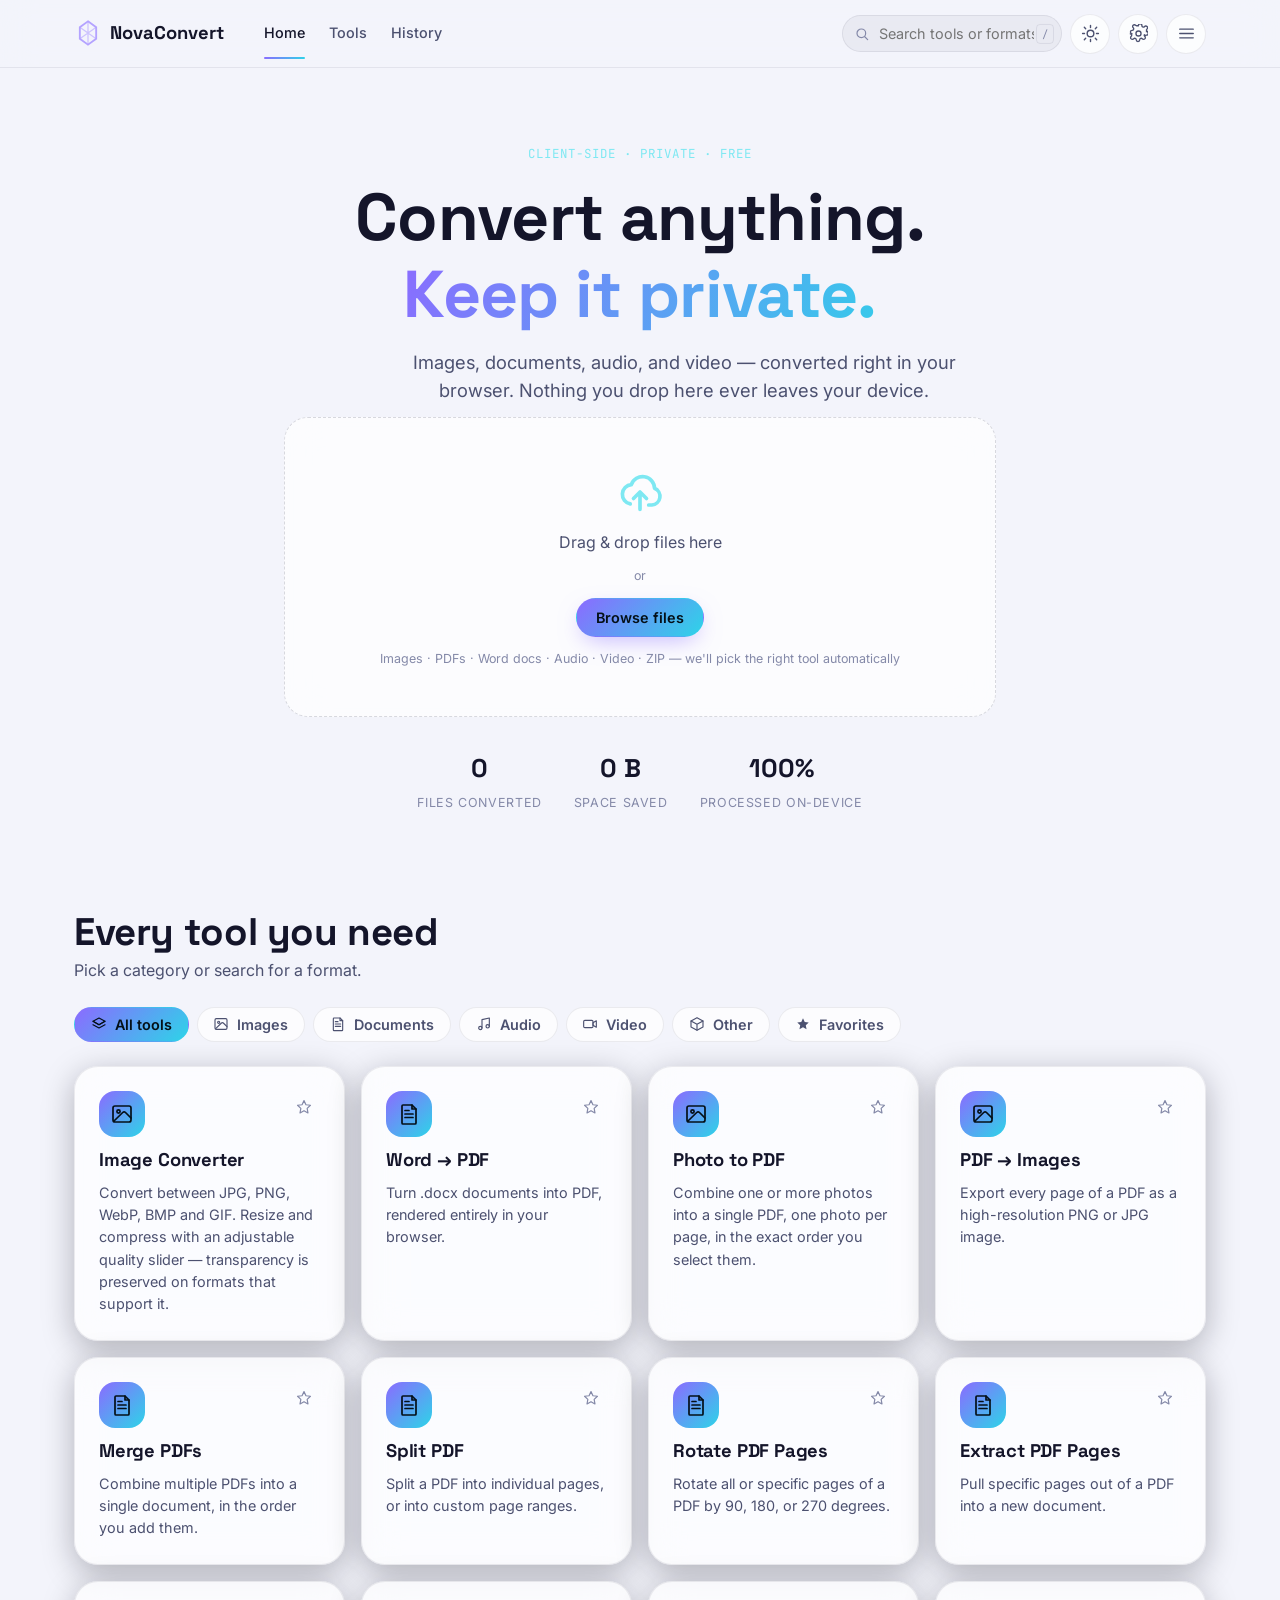
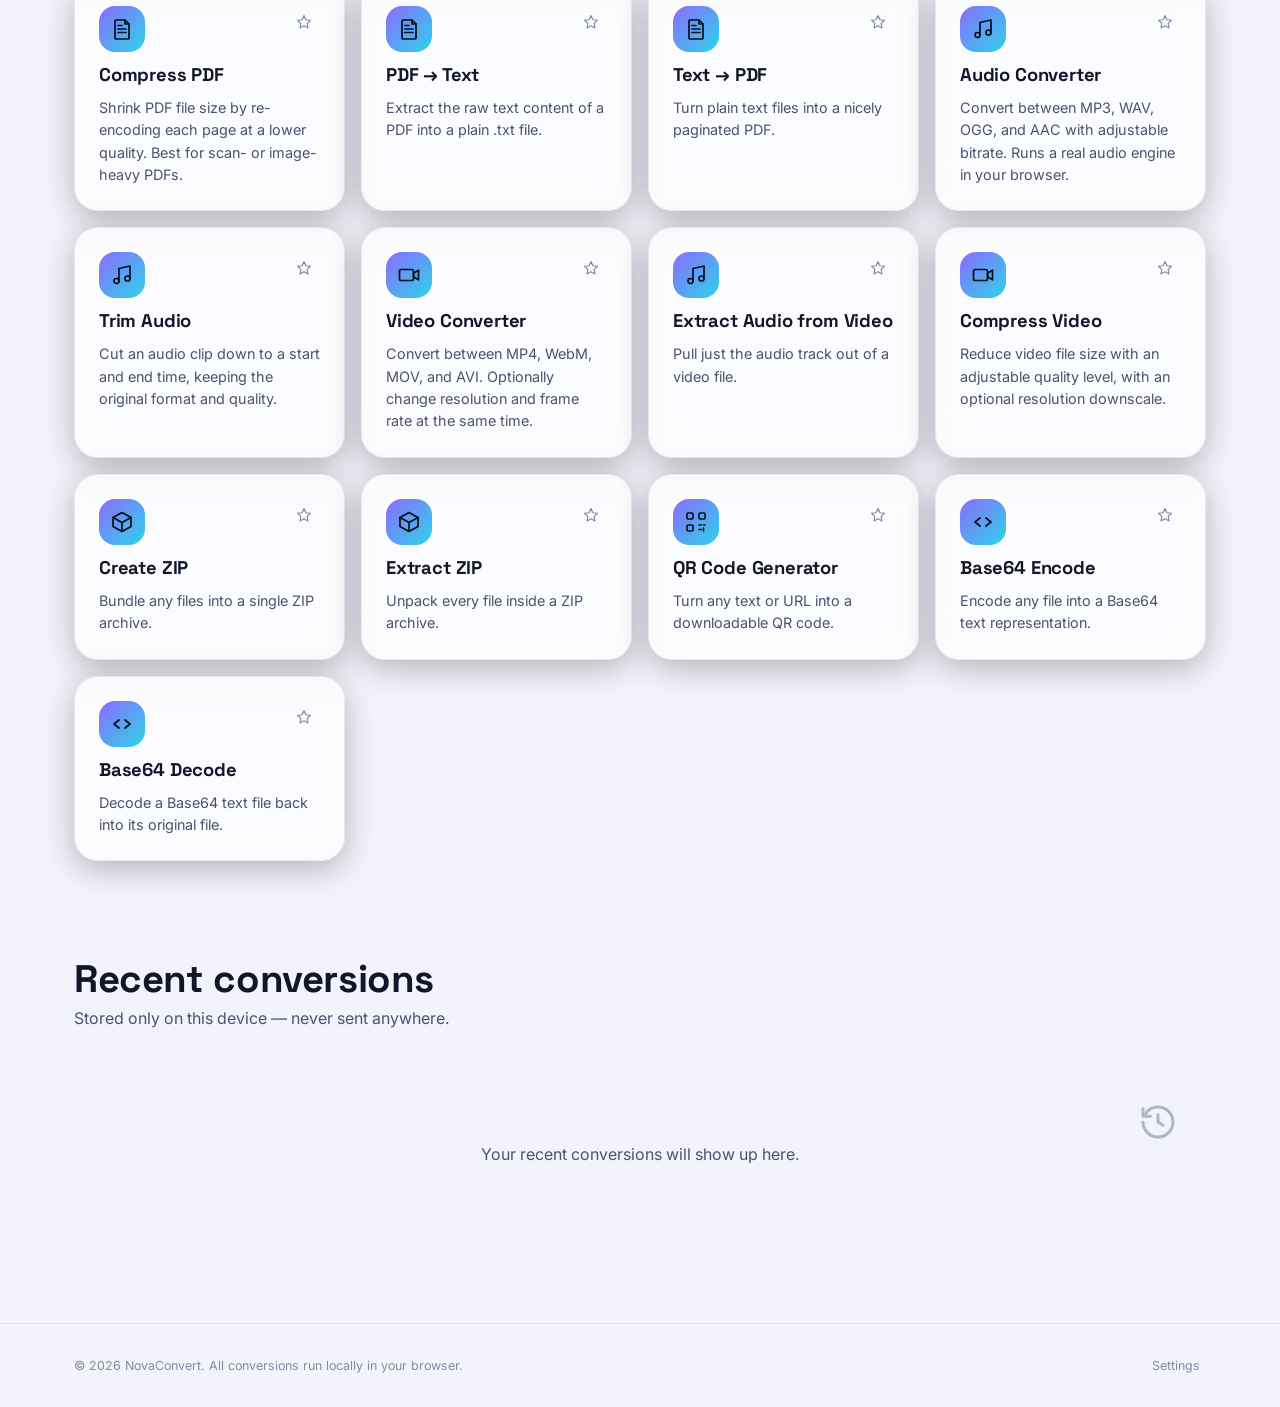
<file: index.html>
<!DOCTYPE html>
<html lang="en">
<head>
<meta charset="UTF-8">
<meta name="viewport" content="width=device-width, initial-scale=1, viewport-fit=cover">
<title>NovaConvert — Convert Images, PDFs, Audio & Video in Your Browser</title>
<meta name="description" content="A free, private online file converter. Convert images, PDFs, Word docs, audio, and video entirely in your browser — nothing is uploaded to a server.">
<meta name="theme-color" content="#05060d">
<link rel="manifest" href="manifest.json">
<link rel="icon" href="icons/icon.svg" type="image/svg+xml">
<link rel="apple-touch-icon" href="icons/icon.svg">

<link rel="preconnect" href="https://fonts.googleapis.com">
<link rel="preconnect" href="https://fonts.gstatic.com" crossorigin>
<link href="https://fonts.googleapis.com/css2?family=Space+Grotesk:wght@500;600;700&family=Inter:wght@400;500;600;700&family=JetBrains+Mono:wght@400;500&display=swap" rel="stylesheet">

<link rel="stylesheet" href="css/tokens.css?v=3">
<link rel="stylesheet" href="css/base.css?v=3">
<link rel="stylesheet" href="css/components.css?v=3">
<link rel="stylesheet" href="css/animations.css?v=3">
<link rel="stylesheet" href="css/responsive.css?v=3">

<meta property="og:title" content="NovaConvert — Online File Converter">
<meta property="og:description" content="Convert images, documents, audio, and video entirely in your browser. Private by default.">
<meta property="og:type" content="website">
</head>
<body>
<a class="skip-link" href="#main">Skip to content</a>

<!-- ==================== Icon sprite ==================== -->
<svg style="display:none" aria-hidden="true">
  <defs>
    <g id="_stroke-defaults" fill="none" stroke="currentColor" stroke-width="1.8" stroke-linecap="round" stroke-linejoin="round"></g>

    <symbol id="icon-logo" viewBox="0 0 24 24"><path d="M12 2l7 5v10l-7 5-7-5V7z" fill="none" stroke="currentColor" stroke-width="1.6"/><path class="beam" d="M12 2v20M5 7l14 10M19 7L5 17" stroke="currentColor" stroke-width="1.1" opacity="0.6"/></symbol>

    <symbol id="icon-sun" viewBox="0 0 24 24" fill="none" stroke="currentColor" stroke-width="1.8" stroke-linecap="round"><circle cx="12" cy="12" r="4.2"/><path d="M12 2v2.4M12 19.6V22M4.2 4.2l1.7 1.7M18.1 18.1l1.7 1.7M2 12h2.4M19.6 12H22M4.2 19.8l1.7-1.7M18.1 5.9l1.7-1.7"/></symbol>
    <symbol id="icon-moon" viewBox="0 0 24 24" fill="none" stroke="currentColor" stroke-width="1.8" stroke-linecap="round" stroke-linejoin="round"><path d="M20 14.3A8.3 8.3 0 1110.2 4a6.6 6.6 0 009.8 10.3z"/></symbol>
    <symbol id="icon-monitor" viewBox="0 0 24 24" fill="none" stroke="currentColor" stroke-width="1.8" stroke-linecap="round" stroke-linejoin="round"><rect x="2.5" y="4.5" width="19" height="13" rx="1.8"/><path d="M8 21h8M12 17.5V21"/></symbol>

    <symbol id="icon-search" viewBox="0 0 24 24" fill="none" stroke="currentColor" stroke-width="1.8" stroke-linecap="round"><circle cx="11" cy="11" r="6.5"/><path d="M20.5 20.5l-4.35-4.35"/></symbol>
    <symbol id="icon-star" viewBox="0 0 24 24" fill="none" stroke="currentColor" stroke-width="1.6" stroke-linejoin="round"><path d="M12 3.5l2.6 5.5 6 .7-4.4 4.2 1.1 6-5.3-3-5.3 3 1.1-6-4.4-4.2 6-.7z"/></symbol>
    <symbol id="icon-star-filled" viewBox="0 0 24 24"><path d="M12 3.5l2.6 5.5 6 .7-4.4 4.2 1.1 6-5.3-3-5.3 3 1.1-6-4.4-4.2 6-.7z" fill="currentColor"/></symbol>

    <symbol id="icon-menu" viewBox="0 0 24 24" fill="none" stroke="currentColor" stroke-width="1.8" stroke-linecap="round"><path d="M3.5 6.5h17M3.5 12h17M3.5 17.5h17"/></symbol>
    <symbol id="icon-close" viewBox="0 0 24 24" fill="none" stroke="currentColor" stroke-width="1.9" stroke-linecap="round"><path d="M5.5 5.5l13 13M18.5 5.5l-13 13"/></symbol>
    <symbol id="icon-chevron-left" viewBox="0 0 24 24" fill="none" stroke="currentColor" stroke-width="2" stroke-linecap="round" stroke-linejoin="round"><path d="M15 6l-6 6 6 6"/></symbol>

    <symbol id="icon-upload-cloud" viewBox="0 0 24 24" fill="none" stroke="currentColor" stroke-width="1.7" stroke-linecap="round" stroke-linejoin="round"><path d="M7.5 17.5A4.5 4.5 0 018 8.6a5.5 5.5 0 0110.7 1.7A4 4 0 0117.5 18H16"/><path d="M12 12v8M9 15l3-3 3 3"/></symbol>
    <symbol id="icon-download" viewBox="0 0 24 24" fill="none" stroke="currentColor" stroke-width="1.8" stroke-linecap="round" stroke-linejoin="round"><path d="M12 3v12M8 11l4 4 4-4M4 19h16"/></symbol>
    <symbol id="icon-share" viewBox="0 0 24 24" fill="none" stroke="currentColor" stroke-width="1.8" stroke-linecap="round" stroke-linejoin="round"><circle cx="18" cy="5" r="2.4"/><circle cx="6" cy="12" r="2.4"/><circle cx="18" cy="19" r="2.4"/><path d="M8.2 10.8l7.6-4.2M8.2 13.2l7.6 4.2"/></symbol>
    <symbol id="icon-link" viewBox="0 0 24 24" fill="none" stroke="currentColor" stroke-width="1.8" stroke-linecap="round" stroke-linejoin="round"><path d="M9.5 14.5l5-5M9 6.5l1-1a3.5 3.5 0 015 5l-1 1M15 17.5l-1 1a3.5 3.5 0 01-5-5l1-1"/></symbol>
    <symbol id="icon-trash" viewBox="0 0 24 24" fill="none" stroke="currentColor" stroke-width="1.7" stroke-linecap="round" stroke-linejoin="round"><path d="M4.5 7h15M9 7V5a1.5 1.5 0 011.5-1.5h3A1.5 1.5 0 0115 5v2m2 0-.8 12a2 2 0 01-2 1.9H9.8a2 2 0 01-2-1.9L7 7"/></symbol>
    <symbol id="icon-info" viewBox="0 0 24 24" fill="none" stroke="currentColor" stroke-width="1.8" stroke-linecap="round"><circle cx="12" cy="12" r="9"/><path d="M12 11v5.5M12 8h.01"/></symbol>
    <symbol id="icon-check-circle" viewBox="0 0 24 24" fill="none" stroke="currentColor" stroke-width="1.8" stroke-linecap="round" stroke-linejoin="round"><circle cx="12" cy="12" r="9"/><path class="success-check" d="M7.5 12.5l3 3 6-6.5"/></symbol>
    <symbol id="icon-alert-triangle" viewBox="0 0 24 24" fill="none" stroke="currentColor" stroke-width="1.8" stroke-linecap="round" stroke-linejoin="round"><path d="M12 3.5l10 17H2z"/><path d="M12 10v4.2M12 17h.01"/></symbol>
    <symbol id="icon-history" viewBox="0 0 24 24" fill="none" stroke="currentColor" stroke-width="1.8" stroke-linecap="round" stroke-linejoin="round"><path d="M3 12a9 9 0 109-9 9 9 0 00-7.4 3.9"/><path d="M3 4v4.5h4.5M12 7.5V12l3 2"/></symbol>
    <symbol id="icon-settings" viewBox="0 0 24 24" fill="none" stroke="currentColor" stroke-width="1.7" stroke-linecap="round" stroke-linejoin="round"><circle cx="12" cy="12" r="3.2"/><path d="M19.4 13.5a1.8 1.8 0 00.36 2l.06.06a2.2 2.2 0 11-3.1 3.1l-.07-.06a1.8 1.8 0 00-2-.36 1.8 1.8 0 00-1.1 1.65V20a2.2 2.2 0 01-4.4 0v-.1a1.8 1.8 0 00-1.17-1.65 1.8 1.8 0 00-2 .36l-.06.06a2.2 2.2 0 11-3.1-3.1l.06-.07a1.8 1.8 0 00.36-2 1.8 1.8 0 00-1.65-1.1H4a2.2 2.2 0 010-4.4h.1a1.8 1.8 0 001.65-1.17 1.8 1.8 0 00-.36-2l-.06-.06a2.2 2.2 0 113.1-3.1l.07.06a1.8 1.8 0 002 .36h.08A1.8 1.8 0 0011.9 2.2V2a2.2 2.2 0 014.4 0v.1a1.8 1.8 0 001.1 1.65h.08a1.8 1.8 0 002-.36l.06-.06a2.2 2.2 0 113.1 3.1l-.06.07a1.8 1.8 0 00-.36 2v.08a1.8 1.8 0 001.65 1.1H22a2.2 2.2 0 010 4.4h-.1a1.8 1.8 0 00-1.65 1.1z"/></symbol>

    <symbol id="icon-image" viewBox="0 0 24 24" fill="none" stroke="currentColor" stroke-width="1.7" stroke-linecap="round" stroke-linejoin="round"><rect x="3" y="4" width="18" height="16" rx="2"/><circle cx="8.5" cy="9.5" r="1.6"/><path d="M21 16l-5.5-5.5a2 2 0 00-2.8 0L4 19"/></symbol>
    <symbol id="icon-file-text" viewBox="0 0 24 24" fill="none" stroke="currentColor" stroke-width="1.7" stroke-linecap="round" stroke-linejoin="round"><path d="M6 3h9l4 4v14a1 1 0 01-1 1H6a1 1 0 01-1-1V4a1 1 0 011-1z"/><path d="M15 3v4h4M8 12h8M8 15.5h8M8 8.5h4"/></symbol>
    <symbol id="icon-music" viewBox="0 0 24 24" fill="none" stroke="currentColor" stroke-width="1.7" stroke-linecap="round" stroke-linejoin="round"><path d="M9 18V5.5L20 3v12.5"/><circle cx="6.5" cy="18" r="2.5"/><circle cx="17.5" cy="15.5" r="2.5"/></symbol>
    <symbol id="icon-video" viewBox="0 0 24 24" fill="none" stroke="currentColor" stroke-width="1.7" stroke-linecap="round" stroke-linejoin="round"><rect x="2.5" y="6.5" width="14" height="11" rx="1.8"/><path d="M16.5 10.2l5-3v9.6l-5-3z"/></symbol>
    <symbol id="icon-package" viewBox="0 0 24 24" fill="none" stroke="currentColor" stroke-width="1.7" stroke-linecap="round" stroke-linejoin="round"><path d="M12 2.5l9 5v9l-9 5-9-5v-9z"/><path d="M3 7.5l9 5 9-5M12 12.5V21"/></symbol>
    <symbol id="icon-qr" viewBox="0 0 24 24" fill="none" stroke="currentColor" stroke-width="1.6" stroke-linejoin="round"><rect x="3" y="3" width="6" height="6" rx="1"/><rect x="15" y="3" width="6" height="6" rx="1"/><rect x="3" y="15" width="6" height="6" rx="1"/><path d="M15 15h2.3M19.5 15H21M15 19.5h2.3M19.5 18v3" stroke-linecap="round"/></symbol>
    <symbol id="icon-code" viewBox="0 0 24 24" fill="none" stroke="currentColor" stroke-width="1.8" stroke-linecap="round" stroke-linejoin="round"><path d="M9 8l-5 4 5 4M15 8l5 4-5 4"/></symbol>
    <symbol id="icon-layers" viewBox="0 0 24 24" fill="none" stroke="currentColor" stroke-width="1.7" stroke-linecap="round" stroke-linejoin="round"><path d="M12 3l9 5-9 5-9-5z"/><path d="M3 13l9 5 9-5M3 8l9 5 9-5"/></symbol>
  </defs>
</svg>

<!-- ==================== Header ==================== -->
<header class="site-header">
  <div class="container header-inner">
    <a href="#home" class="logo">
      <svg class="logo-mark"><use href="#icon-logo"></use></svg>
      NovaConvert
    </a>
    <nav class="main-nav" aria-label="Primary">
      <a href="#home" data-i18n="navHome">Home</a>
      <a href="#tools" data-i18n="navTools">Tools</a>
      <a href="#history" data-i18n="navHistory">History</a>
    </nav>
    <div class="header-actions">
      <div class="search-wrap">
        <svg><use href="#icon-search"></use></svg>
        <input type="search" id="searchInput" class="text-input" placeholder="Search tools or formats…" aria-label="Search tools or formats">
        <span class="search-kbd">/</span>
      </div>
      <button class="icon-btn" id="themeToggle" aria-label="Toggle dark or light theme"><svg><use href="#icon-sun"></use></svg></button>
      <button class="icon-btn" id="settingsBtn" aria-label="Open settings"><svg><use href="#icon-settings"></use></svg></button>
      <button class="icon-btn mobile-only" id="navToggle" aria-label="Open menu" aria-expanded="false"><svg><use href="#icon-menu"></use></svg></button>
    </div>
  </div>
</header>

<!-- Mobile nav drawer -->
<div class="nav-drawer" id="navDrawer" data-open="false">
  <div class="nav-drawer-scrim"></div>
  <nav class="nav-drawer-panel" aria-label="Mobile navigation">
    <a href="#home" data-i18n="navHome">Home</a>
    <a href="#tools" data-i18n="navTools">Tools</a>
    <a href="#history" data-i18n="navHistory">History</a>
    <hr style="border-color:var(--surface-border);width:100%">
    <button class="btn btn-ghost btn-block" id="mobileThemeToggle"><svg width="16" height="16"><use href="#icon-sun"></use></svg> Toggle theme</button>
    <button class="btn btn-ghost btn-block" id="mobileSettingsBtn"><svg width="16" height="16"><use href="#icon-settings"></use></svg> Settings</button>
  </nav>
</div>

<main id="main">
  <!-- ==================== Hero ==================== -->
  <section class="hero" id="home">
    <canvas id="auroraCanvas" aria-hidden="true"></canvas>
    <div class="container hero-inner">
      <p class="eyebrow" data-i18n="heroEyebrow">Client-side · Private · Free</p>
      <h1>Convert anything. <span class="grad-text">Keep it private.</span></h1>
      <p class="hero-sub" data-i18n="heroSub">Images, documents, audio, and video — converted right in your browser. Nothing you drop here ever leaves your device.</p>

      <div class="dropzone" id="heroDropzone" tabindex="0" role="button" aria-label="Drop files here or press to browse">
        <svg class="dz-icon"><use href="#icon-upload-cloud"></use></svg>
        <p data-i18n="dzTitle">Drag &amp; drop files here</p>
        <p class="dz-sub">or</p>
        <button class="btn btn-primary" id="browseBtn" type="button" data-i18n="browse">Browse files</button>
        <input type="file" id="fileInput" multiple hidden>
        <p class="dz-hint">Images · PDFs · Word docs · Audio · Video · ZIP — we'll pick the right tool automatically</p>
      </div>

      <div class="hero-stats" id="heroStats"></div>
    </div>
  </section>

  <!-- ==================== Tools ==================== -->
  <section class="section" id="tools">
    <div class="container" id="toolsSection">
      <div class="section-head">
        <div>
          <h2 data-i18n="toolsHeading">Every tool you need</h2>
          <p data-i18n="toolsSub">Pick a category or search for a format.</p>
        </div>
      </div>
      <div class="category-tabs" id="categoryTabs" role="tablist" aria-label="Tool categories"></div>
      <div class="tool-grid" id="toolGrid"></div>
    </div>

    <!-- Workspace: shown when a tool is selected -->
    <div class="container workspace" id="workspace" hidden>
      <button class="back-btn" id="backBtn"><svg width="16" height="16"><use href="#icon-chevron-left"></use></svg> Back to tools</button>

      <div class="workspace-header">
        <div class="tool-title">
          <div class="tool-icon" id="wsIcon"></div>
          <h2 id="wsName"></h2>
        </div>
        <button class="icon-btn" id="favToggle" aria-pressed="false" aria-label="Toggle favorite"><svg><use href="#icon-star"></use></svg></button>
      </div>
      <p class="workspace-desc" id="wsDesc"></p>

      <div class="workspace-grid">
        <div class="ws-upload glass">
          <div class="dropzone dropzone-sm" id="wsDropzone" tabindex="0" role="button">
            <svg class="dz-icon"><use href="#icon-upload-cloud"></use></svg>
            <p>Drag files here or tap to browse</p>
            <input type="file" id="wsFileInput" hidden>
          </div>
          <ul class="file-list" id="fileList"></ul>
        </div>

        <div class="ws-options glass">
          <h3>Options</h3>
          <form id="optionsForm" novalidate></form>
          <div class="ws-actions">
            <button class="btn btn-primary btn-lg btn-block" id="convertBtn" disabled>Convert</button>
            <button class="btn btn-danger-ghost btn-lg" id="cancelBtn" hidden>Cancel</button>
          </div>
          <div class="progress-wrap" id="progressWrap" hidden>
            <div class="progress-bar"><div class="progress-fill" id="progressFill"></div></div>
            <p class="progress-label" id="progressLabel"></p>
          </div>
        </div>
      </div>

      <div class="ws-results glass" id="resultsPanel" hidden>
        <div class="results-header">
          <h3><svg width="20" height="20"><use href="#icon-check-circle"></use></svg> Done</h3>
          <div class="results-savings" id="resultsSavings"></div>
        </div>
        <ul class="results-list" id="resultsList"></ul>
        <div class="results-actions">
          <button class="btn btn-primary" id="downloadAllBtn">Download all as ZIP</button>
          <button class="btn btn-ghost" id="convertMoreBtn">Convert more files</button>
        </div>
      </div>
    </div>
  </section>

  <!-- ==================== History ==================== -->
  <section class="section" id="history">
    <div class="container">
      <div class="section-head">
        <div>
          <h2 data-i18n="historyHeading">Recent conversions</h2>
          <p>Stored only on this device — never sent anywhere.</p>
        </div>
      </div>
      <ul class="history-list" id="historyList"></ul>
    </div>
  </section>
</main>

<!-- ==================== Footer ==================== -->
<footer class="site-footer">
  <div class="container footer-inner">
    <p>© <span id="year"></span> NovaConvert. All conversions run locally in your browser.</p>
    <div class="footer-links">
      <button type="button" id="footerSettingsBtn">Settings</button>
    </div>
  </div>
</footer>

<!-- ==================== Settings modal ==================== -->
<div class="modal-layer" id="settingsModal" data-open="false" role="dialog" aria-modal="true" aria-labelledby="settingsTitle">
  <div class="modal-scrim"></div>
  <div class="modal-panel glass">
    <div class="modal-head">
      <h3 id="settingsTitle">Settings</h3>
      <button class="icon-btn" data-close-modal aria-label="Close settings" data-autofocus><svg><use href="#icon-close"></use></svg></button>
    </div>

    <div class="modal-section">
      <h4>Appearance</h4>
      <div class="settings-row">
        <div><div class="settings-row-label">Theme</div><div class="settings-row-desc">Match your system, or choose manually.</div></div>
        <div class="theme-switch">
          <button data-theme-option="light" aria-pressed="false" aria-label="Light theme"><svg><use href="#icon-sun"></use></svg></button>
          <button data-theme-option="dark" aria-pressed="false" aria-label="Dark theme"><svg><use href="#icon-moon"></use></svg></button>
          <button data-theme-option="system" aria-pressed="false" aria-label="System theme"><svg><use href="#icon-monitor"></use></svg></button>
        </div>
      </div>
      <div class="settings-row">
        <div><div class="settings-row-label">Language</div><div class="settings-row-desc">Interface language.</div></div>
        <select class="select" id="languageSelect" style="width:auto">
          <option value="en">English</option>
          <option value="es">Español</option>
          <option value="hi">हिन्दी</option>
        </select>
      </div>
    </div>

    <div class="modal-section">
      <h4>Conversion</h4>
      <div class="settings-row">
        <div><div class="settings-row-label">Auto-delete files</div><div class="settings-row-desc">Clear uploaded files from memory right after conversion.</div></div>
        <label class="switch"><input type="checkbox" id="autoDeleteToggle"><span class="switch-track"></span></label>
      </div>
      <div class="settings-row">
        <div><div class="settings-row-label">Conversion mode</div><div class="settings-row-desc">Fast trades quality for speed.</div></div>
        <select class="select" id="qualityModeSelect" style="width:auto">
          <option value="high">High quality</option>
          <option value="fast">Fast</option>
        </select>
      </div>
      <div class="settings-row" style="flex-direction:column;align-items:stretch;gap:var(--sp-2)">
        <div class="settings-row-label">Default compression quality <span id="defaultQualityValue" style="color:var(--text-tertiary);font-weight:400"></span></div>
        <input class="range" type="range" id="defaultQualityRange" min="0.1" max="1" step="0.05">
      </div>
    </div>

    <div class="modal-section">
      <h4>Data</h4>
      <div class="settings-row">
        <div><div class="settings-row-label">Conversion history</div><div class="settings-row-desc">Stored locally on this device.</div></div>
        <button class="btn btn-danger-ghost btn-sm" id="clearHistoryBtn">Clear history</button>
      </div>
      V3
    </div>
  </div>
</div>

<!-- ==================== Metadata modal ==================== -->
<div class="modal-layer" id="metadataModal" data-open="false" role="dialog" aria-modal="true" aria-labelledby="metadataTitle">
  <div class="modal-scrim"></div>
  <div class="modal-panel glass">
    <div class="modal-head">
      <h3 id="metadataTitle">File details</h3>
      <button class="icon-btn" data-close-modal aria-label="Close" data-autofocus><svg><use href="#icon-close"></use></svg></button>
    </div>
    <dl class="meta-grid" id="metadataGrid"></dl>
  </div>
</div>

<!-- ==================== Toasts ==================== -->
<div class="toast-region" id="toastRegion" aria-live="polite"></div>

<script type="module" src="js/app.js?v=3"></script>
<script>
  document.getElementById("footerSettingsBtn")?.addEventListener("click", () => document.getElementById("settingsBtn").click());
</script>
</body>
</html>
</file>
<file: css/tokens.css>
/* ==========================================================================
   NovaConvert — Design Tokens
   Deep-space glassmorphism theme: navy void + violet/cyan aurora accents.
   Every color, radius, and timing value used across the app is defined here
   so the whole visual identity can be retuned from one file.
   ========================================================================== */

:root {
  /* ---- Brand accents (stable across themes) ---- */
  --violet: #8b6bff;
  --violet-soft: #b4a3ff;
  --cyan: #2dd4e8;
  --cyan-soft: #7ee8f2;
  --magenta: #ff6b9d;
  --success: #34d399;
  --warning: #fbbf24;
  --danger: #f87171;

  --gradient-aurora: linear-gradient(120deg, var(--violet) 0%, var(--cyan) 55%, var(--magenta) 100%);
  --gradient-brand: linear-gradient(135deg, var(--violet) 0%, var(--cyan) 100%);

  /* ---- Type ---- */
  --font-display: "Space Grotesk", "Segoe UI", sans-serif;
  --font-body: "Inter", "Segoe UI", sans-serif;
  --font-mono: "JetBrains Mono", "Consolas", monospace;

  --fs-xs: clamp(0.72rem, 0.7rem + 0.1vw, 0.78rem);
  --fs-sm: clamp(0.84rem, 0.8rem + 0.15vw, 0.9rem);
  --fs-base: clamp(0.95rem, 0.92rem + 0.2vw, 1rem);
  --fs-md: clamp(1.05rem, 1rem + 0.3vw, 1.15rem);
  --fs-lg: clamp(1.3rem, 1.2rem + 0.5vw, 1.6rem);
  --fs-xl: clamp(1.8rem, 1.5rem + 1.2vw, 2.4rem);
  --fs-hero: clamp(2.4rem, 1.9rem + 2.8vw, 4.2rem);

  /* ---- Spacing scale ---- */
  --sp-1: 0.25rem;
  --sp-2: 0.5rem;
  --sp-3: 0.75rem;
  --sp-4: 1rem;
  --sp-5: 1.5rem;
  --sp-6: 2rem;
  --sp-7: 3rem;
  --sp-8: 4.5rem;

  /* ---- Shape & motion ---- */
  --radius-sm: 10px;
  --radius-md: 16px;
  --radius-lg: 24px;
  --radius-pill: 999px;

  --ease-out: cubic-bezier(0.16, 1, 0.3, 1);
  --ease-spring: cubic-bezier(0.34, 1.56, 0.64, 1);
  --dur-fast: 150ms;
  --dur-med: 300ms;
  --dur-slow: 550ms;

  --shadow-glass: 0 8px 32px rgba(6, 8, 20, 0.28);
  --shadow-lift: 0 20px 60px rgba(6, 8, 20, 0.45);

  --header-h: 68px;
}

/* ---- Dark theme (default) ---- */
:root,
[data-theme="dark"] {
  --bg: #05060d;
  --bg-alt: #090b16;
  --surface: rgba(255, 255, 255, 0.045);
  --surface-strong: rgba(255, 255, 255, 0.07);
  --surface-border: rgba(255, 255, 255, 0.09);
  --surface-border-hover: rgba(255, 255, 255, 0.18);
  --text-primary: #eef1fb;
  --text-secondary: #9aa2c2;
  --text-tertiary: #5c6389;
  --input-bg: rgba(255, 255, 255, 0.05);
  --scrim: rgba(3, 4, 10, 0.72);
  --star: #ffd166;
  color-scheme: dark;
}

/* ---- Light theme ---- */
[data-theme="light"] {
  --bg: #f3f4fb;
  --bg-alt: #ffffff;
  --surface: rgba(255, 255, 255, 0.7);
  --surface-strong: rgba(255, 255, 255, 0.92);
  --surface-border: rgba(30, 32, 60, 0.08);
  --surface-border-hover: rgba(30, 32, 60, 0.16);
  --text-primary: #14152a;
  --text-secondary: #4c5170;
  --text-tertiary: #8489a8;
  --input-bg: rgba(20, 21, 42, 0.04);
  --scrim: rgba(20, 22, 40, 0.4);
  --star: #f5a623;
  color-scheme: light;
}
</file>
<file: css/base.css>
/* ==========================================================================
   NovaConvert — Base
   Reset, typography, and small reusable utilities (buttons, glass panels,
   form controls). Component-specific layout lives in components.css.
   ========================================================================== */

*,
*::before,
*::after {
  box-sizing: border-box;
}

html {
  scroll-behavior: smooth;
}

@media (prefers-reduced-motion: reduce) {
  html {
    scroll-behavior: auto;
  }
  *,
  *::before,
  *::after {
    animation-duration: 0.001ms !important;
    animation-iteration-count: 1 !important;
    transition-duration: 0.001ms !important;
    scroll-behavior: auto !important;
  }
}

body {
  margin: 0;
  background: var(--bg);
  color: var(--text-primary);
  font-family: var(--font-body);
  font-size: var(--fs-base);
  line-height: 1.55;
  -webkit-font-smoothing: antialiased;
  transition: background var(--dur-med) var(--ease-out), color var(--dur-med) var(--ease-out);
}

h1, h2, h3, h4 {
  font-family: var(--font-display);
  line-height: 1.15;
  margin: 0 0 var(--sp-3);
  letter-spacing: -0.01em;
}

h1 { font-size: var(--fs-hero); }
h2 { font-size: var(--fs-xl); }
h3 { font-size: var(--fs-lg); }

p { margin: 0 0 var(--sp-3); color: var(--text-secondary); }

a { color: inherit; text-decoration: none; }

button, input, select, textarea {
  font-family: inherit;
  color: inherit;
}

img, svg { display: block; max-width: 100%; }

ul { list-style: none; margin: 0; padding: 0; }

/* ---- Focus ring: consistent, visible, keyboard-only ---- */
:focus { outline: none; }
:focus-visible {
  outline: 2px solid var(--cyan);
  outline-offset: 3px;
  border-radius: 4px;
}

/* ---- Scrollbar ---- */
* { scrollbar-width: thin; scrollbar-color: var(--surface-border-hover) transparent; }
*::-webkit-scrollbar { width: 8px; height: 8px; }
*::-webkit-scrollbar-thumb { background: var(--surface-border-hover); border-radius: var(--radius-pill); }

/* ---- Layout utilities ---- */
.container {
  width: 100%;
  max-width: 1180px;
  margin-inline: auto;
  padding-inline: var(--sp-5);
}

.sr-only {
  position: absolute;
  width: 1px; height: 1px;
  padding: 0; margin: -1px;
  overflow: hidden;
  clip: rect(0, 0, 0, 0);
  white-space: nowrap;
  border: 0;
}

.skip-link {
  position: absolute;
  top: -60px; left: var(--sp-4);
  background: var(--cyan);
  color: #04121a;
  padding: var(--sp-2) var(--sp-4);
  border-radius: var(--radius-sm);
  font-weight: 600;
  z-index: 999;
  transition: top var(--dur-fast) var(--ease-out);
}
.skip-link:focus { top: var(--sp-4); }

.grad-text {
  background: var(--gradient-aurora);
  background-size: 200% 200%;
  -webkit-background-clip: text;
  background-clip: text;
  color: transparent;
  animation: aurora-shift 8s ease-in-out infinite;
}

.eyebrow {
  display: inline-flex;
  align-items: center;
  gap: var(--sp-2);
  font-family: var(--font-mono);
  font-size: var(--fs-xs);
  letter-spacing: 0.08em;
  text-transform: uppercase;
  color: var(--cyan-soft);
}

.hidden { display: none !important; }
.mobile-only { display: none; }

/* ---- Glass surface ---- */
.glass {
  background: var(--surface);
  border: 1px solid var(--surface-border);
  border-radius: var(--radius-lg);
  backdrop-filter: blur(20px) saturate(140%);
  -webkit-backdrop-filter: blur(20px) saturate(140%);
  box-shadow: var(--shadow-glass);
  transition: border-color var(--dur-med) var(--ease-out), transform var(--dur-med) var(--ease-out), box-shadow var(--dur-med) var(--ease-out);
}

/* ---- Buttons ---- */
.btn {
  display: inline-flex;
  align-items: center;
  justify-content: center;
  gap: var(--sp-2);
  font-family: var(--font-body);
  font-weight: 600;
  font-size: var(--fs-sm);
  border-radius: var(--radius-pill);
  border: 1px solid transparent;
  padding: 0.7em 1.3em;
  cursor: pointer;
  transition: transform var(--dur-fast) var(--ease-spring), box-shadow var(--dur-med) var(--ease-out),
    background var(--dur-fast) var(--ease-out), border-color var(--dur-fast) var(--ease-out), opacity var(--dur-fast);
  white-space: nowrap;
}
.btn svg { width: 1.1em; height: 1.1em; flex-shrink: 0; }
.btn:active { transform: scale(0.96); }
.btn:disabled { opacity: 0.45; cursor: not-allowed; transform: none; }

.btn-primary {
  background: var(--gradient-brand);
  color: #041018;
  box-shadow: 0 8px 24px -8px rgba(139, 107, 255, 0.6);
}
.btn-primary:hover:not(:disabled) { box-shadow: 0 10px 30px -6px rgba(139, 107, 255, 0.75); transform: translateY(-1px); }

.btn-ghost {
  background: var(--surface);
  border-color: var(--surface-border);
  color: var(--text-primary);
}
.btn-ghost:hover { border-color: var(--surface-border-hover); background: var(--surface-strong); }

.btn-danger-ghost {
  background: transparent;
  border-color: rgba(248, 113, 113, 0.35);
  color: var(--danger);
}
.btn-danger-ghost:hover { background: rgba(248, 113, 113, 0.1); }

.btn-lg { padding: 0.85em 1.8em; font-size: var(--fs-base); }
.btn-sm { padding: 0.45em 0.9em; font-size: var(--fs-xs); }
.btn-block { width: 100%; }

.icon-btn {
  width: 40px; height: 40px;
  display: inline-flex; align-items: center; justify-content: center;
  border-radius: var(--radius-pill);
  background: var(--surface);
  border: 1px solid var(--surface-border);
  color: var(--text-secondary);
  cursor: pointer;
  transition: all var(--dur-fast) var(--ease-out);
  flex-shrink: 0;
}
.icon-btn svg { width: 19px; height: 19px; }
.icon-btn:hover { color: var(--text-primary); border-color: var(--surface-border-hover); background: var(--surface-strong); }
.icon-btn[aria-pressed="true"] { color: var(--star); border-color: rgba(255, 209, 102, 0.4); }

/* ---- Form controls ---- */
.field { display: flex; flex-direction: column; gap: var(--sp-2); margin-bottom: var(--sp-4); }
.field label { font-size: var(--fs-sm); font-weight: 600; color: var(--text-primary); display: flex; justify-content: space-between; gap: var(--sp-2); }
.field .field-hint { font-weight: 400; color: var(--text-tertiary); font-family: var(--font-mono); font-size: var(--fs-xs); }

.select, .text-input {
  width: 100%;
  background: var(--input-bg);
  border: 1px solid var(--surface-border);
  border-radius: var(--radius-sm);
  padding: 0.65em 0.9em;
  font-size: var(--fs-sm);
  color: var(--text-primary);
  transition: border-color var(--dur-fast);
}
.select:focus-visible, .text-input:focus-visible { border-color: var(--cyan); }
textarea.text-input { resize: vertical; min-height: 90px; font-family: var(--font-mono); }

.range {
  -webkit-appearance: none;
  appearance: none;
  width: 100%;
  height: 6px;
  border-radius: var(--radius-pill);
  background: var(--input-bg);
  outline: none;
}
.range::-webkit-slider-thumb {
  -webkit-appearance: none;
  width: 18px; height: 18px;
  border-radius: 50%;
  background: var(--gradient-brand);
  cursor: pointer;
  box-shadow: 0 2px 8px rgba(139, 107, 255, 0.5);
  border: 2px solid var(--bg-alt);
}
.range::-moz-range-thumb {
  width: 18px; height: 18px;
  border-radius: 50%;
  background: var(--gradient-brand);
  cursor: pointer;
  border: 2px solid var(--bg-alt);
}

.checkbox-row { display: flex; align-items: center; gap: var(--sp-3); cursor: pointer; }
.checkbox-row input[type="checkbox"] {
  width: 20px; height: 20px;
  accent-color: var(--violet);
  cursor: pointer;
}

.pair-inputs { display: flex; align-items: center; gap: var(--sp-2); }
.pair-inputs .text-input { text-align: center; }
.pair-inputs .x { color: var(--text-tertiary); font-family: var(--font-mono); }
</file>
<file: css/components.css>
/* ==========================================================================
   NovaConvert — Components
   ========================================================================== */

/* ---------------- Header ---------------- */
.site-header {
  position: sticky;
  top: 0;
  z-index: 60;
  height: var(--header-h);
  display: flex;
  align-items: center;
  background: color-mix(in srgb, var(--bg) 78%, transparent);
  backdrop-filter: blur(16px);
  -webkit-backdrop-filter: blur(16px);
  border-bottom: 1px solid var(--surface-border);
}
.header-inner { display: flex; align-items: center; gap: var(--sp-5); }

.logo { display: flex; align-items: center; gap: var(--sp-2); font-family: var(--font-display); font-weight: 700; font-size: 1.15rem; flex-shrink: 0; }
.logo-mark { width: 28px; height: 28px; color: var(--violet-soft); }
.logo-mark .beam { color: var(--cyan); }

.main-nav { display: flex; align-items: center; gap: var(--sp-5); margin-inline-start: var(--sp-4); }
.main-nav a { font-size: var(--fs-sm); font-weight: 500; color: var(--text-secondary); position: relative; padding: var(--sp-1) 0; transition: color var(--dur-fast); }
.main-nav a:hover, .main-nav a.active { color: var(--text-primary); }
.main-nav a.active::after {
  content: ""; position: absolute; left: 0; right: 0; bottom: -10px; height: 2px;
  background: var(--gradient-brand); border-radius: var(--radius-pill);
}

.header-actions { display: flex; align-items: center; gap: var(--sp-2); margin-inline-start: auto; }

.search-wrap { position: relative; }
.search-wrap svg { position: absolute; left: 12px; top: 50%; transform: translateY(-50%); width: 16px; height: 16px; color: var(--text-tertiary); pointer-events: none; }
#searchInput { width: 220px; padding-inline-start: 36px; border-radius: var(--radius-pill); }
.search-kbd {
  position: absolute; right: 8px; top: 50%; transform: translateY(-50%);
  font-family: var(--font-mono); font-size: 0.65rem; color: var(--text-tertiary);
  border: 1px solid var(--surface-border); border-radius: 4px; padding: 1px 5px; pointer-events: none;
}

/* Mobile nav drawer */
.nav-drawer {
  position: fixed; inset: 0; z-index: 90;
  visibility: hidden;
}
.nav-drawer[data-open="true"] { visibility: visible; }
.nav-drawer-scrim {
  position: absolute; inset: 0; background: var(--scrim);
  opacity: 0; transition: opacity var(--dur-med) var(--ease-out);
}
.nav-drawer[data-open="true"] .nav-drawer-scrim { opacity: 1; }
.nav-drawer-panel {
  position: absolute; top: 0; right: 0; bottom: 0; width: min(300px, 82vw);
  background: var(--bg-alt); border-left: 1px solid var(--surface-border);
  padding: var(--sp-6) var(--sp-5);
  transform: translateX(100%);
  transition: transform var(--dur-med) var(--ease-out);
  display: flex; flex-direction: column; gap: var(--sp-5);
}
.nav-drawer[data-open="true"] .nav-drawer-panel { transform: translateX(0); }
.nav-drawer-panel a { font-family: var(--font-display); font-size: var(--fs-md); font-weight: 600; color: var(--text-primary); }

/* ---------------- Hero ---------------- */
.hero { position: relative; padding-block: var(--sp-8) var(--sp-7); overflow: hidden; isolation: isolate; }
#auroraCanvas { position: absolute; inset: -10% -10%; z-index: -1; opacity: 0.65; }
.hero-inner { max-width: 760px; text-align: center; margin-inline: auto; }
.hero-inner .eyebrow { justify-content: center; margin-bottom: var(--sp-4); }
.hero-inner h1 { margin-bottom: var(--sp-4); }
.hero-sub { font-size: var(--fs-md); max-width: 560px; margin-inline: auto var(--sp-6); }

.dropzone {
  position: relative;
  border: 1.5px dashed var(--surface-border-hover);
  border-radius: var(--radius-lg);
  background: var(--surface);
  backdrop-filter: blur(20px);
  padding: var(--sp-7) var(--sp-5);
  display: flex; flex-direction: column; align-items: center; gap: var(--sp-3);
  cursor: pointer;
  transition: all var(--dur-med) var(--ease-out);
}
.dropzone::before {
  content: ""; position: absolute; inset: 0; border-radius: var(--radius-lg);
  padding: 1.5px; background: var(--gradient-aurora); background-size: 200% 200%;
  -webkit-mask: linear-gradient(#000 0 0) content-box, linear-gradient(#000 0 0);
  -webkit-mask-composite: xor; mask-composite: exclude;
  opacity: 0; transition: opacity var(--dur-med) var(--ease-out);
  animation: aurora-shift 6s ease-in-out infinite;
}
.dropzone:hover, .dropzone:focus-visible { transform: translateY(-2px); box-shadow: var(--shadow-lift); }
.dropzone:hover::before, .dropzone.drag-over::before, .dropzone:focus-visible::before { opacity: 1; }
.dropzone.drag-over { transform: scale(1.015); }
.dz-icon { width: 52px; height: 52px; color: var(--cyan-soft); animation: float-y 4s ease-in-out infinite; }
.dropzone p { margin: 0; }
.dz-sub { font-size: var(--fs-xs); color: var(--text-tertiary); }
.dz-hint { font-size: var(--fs-xs); color: var(--text-tertiary); margin-top: var(--sp-2); }

.dropzone-sm { padding: var(--sp-5); }
.dropzone-sm .dz-icon { width: 34px; height: 34px; }

.hero-stats { display: flex; justify-content: center; gap: var(--sp-6); margin-top: var(--sp-6); flex-wrap: wrap; }
.hero-stat { text-align: center; }
.hero-stat strong { display: block; font-family: var(--font-display); font-size: var(--fs-lg); color: var(--text-primary); }
.hero-stat span { font-size: var(--fs-xs); color: var(--text-tertiary); text-transform: uppercase; letter-spacing: 0.05em; }

/* ---------------- Section shell ---------------- */
.section { padding-block: var(--sp-7); }
.section-head { display: flex; align-items: flex-end; justify-content: space-between; gap: var(--sp-4); margin-bottom: var(--sp-5); flex-wrap: wrap; }
.section-head h2 { margin-bottom: var(--sp-1); }
.section-head p { margin: 0; }

/* ---------------- Category tabs ---------------- */
.category-tabs { display: flex; gap: var(--sp-2); flex-wrap: wrap; margin-bottom: var(--sp-5); }
.cat-tab {
  display: inline-flex; align-items: center; gap: var(--sp-2);
  padding: 0.55em 1.1em; border-radius: var(--radius-pill);
  background: var(--surface); border: 1px solid var(--surface-border);
  font-size: var(--fs-sm); font-weight: 600; color: var(--text-secondary); cursor: pointer;
  transition: all var(--dur-fast) var(--ease-out);
}
.cat-tab svg { width: 16px; height: 16px; }
.cat-tab:hover { color: var(--text-primary); border-color: var(--surface-border-hover); }
.cat-tab[aria-pressed="true"] { background: var(--gradient-brand); color: #041018; border-color: transparent; }

/* ---------------- Tool cards ---------------- */
.tool-grid {
  display: grid;
  grid-template-columns: repeat(auto-fill, minmax(230px, 1fr));
  gap: var(--sp-4);
}
.tool-card {
  padding: var(--sp-5);
  display: flex; flex-direction: column; gap: var(--sp-3);
  cursor: pointer; text-align: left; position: relative;
  animation: fade-in-up var(--dur-slow) var(--ease-out) both;
}
.tool-card:hover { transform: translateY(-4px); border-color: var(--surface-border-hover); box-shadow: var(--shadow-lift); }
.tool-card-top { display: flex; align-items: flex-start; justify-content: space-between; }
.tool-icon {
  width: 46px; height: 46px; border-radius: var(--radius-md);
  display: flex; align-items: center; justify-content: center;
  background: var(--gradient-brand); color: #041018; flex-shrink: 0;
}
.tool-icon svg { width: 24px; height: 24px; }
.tool-card h3 { font-size: var(--fs-md); margin-bottom: 0; }
.tool-card p { font-size: var(--fs-sm); margin: 0; }
.tool-fav {
  width: 32px; height: 32px; border-radius: 50%; border: none; background: transparent;
  color: var(--text-tertiary); cursor: pointer; display: flex; align-items: center; justify-content: center;
  transition: color var(--dur-fast), transform var(--dur-fast) var(--ease-spring);
}
.tool-fav svg { width: 18px; height: 18px; }
.tool-fav[aria-pressed="true"] { color: var(--star); }
.tool-fav:hover { transform: scale(1.15); }
.tool-tags { display: flex; gap: var(--sp-2); flex-wrap: wrap; }
.tag { font-family: var(--font-mono); font-size: 0.68rem; padding: 2px 7px; border-radius: 5px; background: var(--input-bg); color: var(--text-tertiary); }

.empty-state { text-align: center; padding: var(--sp-7) var(--sp-4); color: var(--text-tertiary); }
.empty-state svg { width: 40px; height: 40px; margin-inline: auto var(--sp-3); opacity: 0.6; }

/* ---------------- Workspace ---------------- */
.workspace { padding-block: var(--sp-6) var(--sp-8); }
.back-btn {
  background: none; border: none; color: var(--text-secondary); cursor: pointer;
  font-size: var(--fs-sm); display: inline-flex; align-items: center; gap: var(--sp-1);
  margin-bottom: var(--sp-5); padding: var(--sp-1) 0;
}
.back-btn:hover { color: var(--text-primary); }
.back-btn svg { width: 16px; height: 16px; }

.workspace-header { display: flex; align-items: center; gap: var(--sp-3); }
.tool-title { display: flex; align-items: center; gap: var(--sp-3); }
.tool-title .tool-icon { width: 40px; height: 40px; }
.tool-title h2 { margin: 0; font-size: var(--fs-lg); }
.workspace-header .icon-btn { margin-inline-start: auto; }
.workspace-desc { max-width: 620px; margin-top: var(--sp-2); }

.workspace-grid {
  display: grid; grid-template-columns: 1.3fr 1fr; gap: var(--sp-5);
  margin-top: var(--sp-5); align-items: start;
}
.ws-upload, .ws-options { padding: var(--sp-5); }
.ws-options h3 { font-size: var(--fs-base); margin-bottom: var(--sp-4); }

/* File list */
.file-list { display: flex; flex-direction: column; gap: var(--sp-2); margin-top: var(--sp-4); }
.file-item {
  display: flex; align-items: center; gap: var(--sp-3);
  padding: var(--sp-2) var(--sp-3);
  background: var(--input-bg); border: 1px solid var(--surface-border);
  border-radius: var(--radius-md);
  animation: fade-in-up var(--dur-med) var(--ease-out) both;
}
.file-thumb {
  width: 42px; height: 42px; border-radius: 8px; object-fit: cover; flex-shrink: 0;
  background: var(--surface-strong);
}
.file-thumb-icon { width: 42px; height: 42px; border-radius: 8px; background: var(--surface-strong); display: flex; align-items: center; justify-content: center; flex-shrink: 0; color: var(--cyan-soft); }
.file-thumb-icon svg { width: 20px; height: 20px; }
.file-index {
  width: 22px; height: 22px; border-radius: var(--radius-pill); flex-shrink: 0;
  display: flex; align-items: center; justify-content: center;
  background: var(--gradient-brand); color: #0a0e1a; font-size: var(--fs-xs); font-weight: 700;
  font-family: var(--font-mono);
}
.file-meta { min-width: 0; flex: 1; overflow: hidden; }
.file-name {
  font-size: var(--fs-sm); font-weight: 600; white-space: nowrap; overflow: hidden;
  text-overflow: ellipsis; max-width: 100%;
}
.file-sub { font-family: var(--font-mono); font-size: var(--fs-xs); color: var(--text-tertiary); white-space: nowrap; overflow: hidden; text-overflow: ellipsis; }
.file-actions { display: flex; align-items: center; gap: var(--sp-1); flex-shrink: 0; }
.file-actions .icon-btn { width: 32px; height: 32px; }
.file-actions .icon-btn svg { width: 15px; height: 15px; }
.file-status { font-size: var(--fs-xs); font-family: var(--font-mono); flex-shrink: 0; }
.file-status.ok { color: var(--success); }
.file-status.err { color: var(--danger); }

/* Progress */
.progress-wrap { margin-top: var(--sp-4); }
.progress-bar { height: 8px; border-radius: var(--radius-pill); background: var(--input-bg); overflow: hidden; }
.progress-fill { height: 100%; width: 0%; background: var(--gradient-brand); border-radius: var(--radius-pill); transition: width var(--dur-fast) linear; }
.progress-fill.indeterminate { width: 40% !important; animation: indeterminate 1.2s ease-in-out infinite; }
.progress-label { font-size: var(--fs-xs); color: var(--text-tertiary); margin: var(--sp-2) 0 0; font-family: var(--font-mono); }
.ws-actions { display: flex; gap: var(--sp-3); margin-top: var(--sp-2); }

/* Results */
.ws-results { padding: var(--sp-5); margin-top: var(--sp-5); }
.results-header { display: flex; align-items: center; justify-content: space-between; flex-wrap: wrap; gap: var(--sp-2); }
.results-header h3 { margin: 0; color: var(--success); display: flex; align-items: center; gap: var(--sp-2); }
.results-savings { font-family: var(--font-mono); font-size: var(--fs-sm); color: var(--text-secondary); }
.results-savings strong { color: var(--success); }
.results-list { display: flex; flex-direction: column; gap: var(--sp-2); margin: var(--sp-4) 0; }
.result-item { display: flex; align-items: center; gap: var(--sp-3); padding: var(--sp-3); background: var(--input-bg); border-radius: var(--radius-md); border: 1px solid var(--surface-border); }
.result-item .file-meta { min-width: 0; }
.result-size-compare { display: flex; align-items: center; gap: var(--sp-2); font-family: var(--font-mono); font-size: var(--fs-xs); color: var(--text-tertiary); flex-wrap: wrap; }
.result-size-compare .before { text-decoration: line-through; }
.result-size-compare .after { color: var(--success); font-weight: 700; }
.results-actions { display: flex; gap: var(--sp-3); flex-wrap: wrap; }

/* ---------------- History / Favorites list ---------------- */
.history-list { display: flex; flex-direction: column; gap: var(--sp-2); }
.history-item { display: flex; align-items: center; gap: var(--sp-4); padding: var(--sp-3) var(--sp-4); }
.history-item .tool-icon { width: 34px; height: 34px; flex-shrink: 0; }
.history-item .file-meta { flex: 1; min-width: 0; }
.history-item time { font-family: var(--font-mono); font-size: var(--fs-xs); color: var(--text-tertiary); flex-shrink: 0; }

/* ---------------- Modals ---------------- */
.modal-layer { position: fixed; inset: 0; z-index: 120; display: flex; align-items: center; justify-content: center; padding: var(--sp-4); visibility: hidden; }
.modal-layer[data-open="true"] { visibility: visible; }
.modal-scrim { position: absolute; inset: 0; background: var(--scrim); opacity: 0; transition: opacity var(--dur-med) var(--ease-out); }
.modal-layer[data-open="true"] .modal-scrim { opacity: 1; }
.modal-panel {
  position: relative; width: min(480px, 100%); max-height: 86vh; overflow-y: auto;
  padding: var(--sp-6); transform: scale(0.94) translateY(8px); opacity: 0;
  transition: all var(--dur-med) var(--ease-spring);
}
.modal-layer[data-open="true"] .modal-panel { transform: scale(1) translateY(0); opacity: 1; }
.modal-head { display: flex; align-items: center; justify-content: space-between; margin-bottom: var(--sp-5); }
.modal-head h3 { margin: 0; }
.modal-section { margin-bottom: var(--sp-5); }
.modal-section h4 { font-size: var(--fs-sm); text-transform: uppercase; letter-spacing: 0.04em; color: var(--text-tertiary); margin-bottom: var(--sp-3); }
.settings-row { display: flex; align-items: center; justify-content: space-between; gap: var(--sp-4); padding: var(--sp-3) 0; border-bottom: 1px solid var(--surface-border); }
.settings-row:last-child { border-bottom: none; }
.settings-row-label { font-weight: 600; font-size: var(--fs-sm); }
.settings-row-desc { font-size: var(--fs-xs); color: var(--text-tertiary); margin-top: 2px; }

.theme-switch { display: flex; background: var(--input-bg); border-radius: var(--radius-pill); padding: 3px; gap: 2px; }
.theme-switch button { border: none; background: transparent; padding: 6px 10px; border-radius: var(--radius-pill); cursor: pointer; color: var(--text-tertiary); display: flex; }
.theme-switch button svg { width: 16px; height: 16px; }
.theme-switch button[aria-pressed="true"] { background: var(--gradient-brand); color: #041018; }

.switch { position: relative; width: 42px; height: 24px; flex-shrink: 0; }
.switch input { opacity: 0; width: 0; height: 0; position: absolute; }
.switch-track { position: absolute; inset: 0; background: var(--input-bg); border: 1px solid var(--surface-border); border-radius: var(--radius-pill); cursor: pointer; transition: background var(--dur-fast); }
.switch-track::before { content: ""; position: absolute; width: 18px; height: 18px; left: 2px; top: 2px; background: var(--text-secondary); border-radius: 50%; transition: all var(--dur-fast) var(--ease-spring); }
.switch input:checked + .switch-track { background: var(--gradient-brand); border-color: transparent; }
.switch input:checked + .switch-track::before { transform: translateX(18px); background: #041018; }

.meta-grid { display: grid; grid-template-columns: auto 1fr; gap: var(--sp-2) var(--sp-4); font-size: var(--fs-sm); }
.meta-grid dt { color: var(--text-tertiary); }
.meta-grid dd { margin: 0; font-family: var(--font-mono); word-break: break-all; }

/* ---------------- Toasts ---------------- */
.toast-region { position: fixed; bottom: var(--sp-5); right: var(--sp-5); z-index: 200; display: flex; flex-direction: column; gap: var(--sp-2); width: min(340px, calc(100vw - 2 * var(--sp-5))); }
.toast {
  display: flex; align-items: flex-start; gap: var(--sp-3);
  padding: var(--sp-3) var(--sp-4); border-radius: var(--radius-md);
  animation: toast-in var(--dur-med) var(--ease-spring) both;
}
.toast svg { width: 18px; height: 18px; flex-shrink: 0; margin-top: 2px; }
.toast.success svg { color: var(--success); }
.toast.error svg { color: var(--danger); }
.toast.info svg { color: var(--cyan); }
.toast p { margin: 0; font-size: var(--fs-sm); color: var(--text-primary); }
.toast.leaving { animation: toast-out var(--dur-fast) var(--ease-out) forwards; }

/* ---------------- Footer ---------------- */
.site-footer { border-top: 1px solid var(--surface-border); padding-block: var(--sp-6); margin-top: var(--sp-7); }
.footer-inner { display: flex; justify-content: space-between; align-items: center; gap: var(--sp-4); flex-wrap: wrap; }
.footer-inner p { margin: 0; font-size: var(--fs-xs); color: var(--text-tertiary); }
.footer-links { display: flex; gap: var(--sp-4); }
.footer-links button { background: none; border: none; color: var(--text-tertiary); font-size: var(--fs-xs); cursor: pointer; }
.footer-links button:hover { color: var(--text-primary); }

@media (max-width: 768px) {
  #auroraCanvas {
    display: none !important;
  }
}
</file>
<file: css/animations.css>
/* ==========================================================================
   NovaConvert — Animations
   ========================================================================== */

@keyframes aurora-shift {
  0%, 100% { background-position: 0% 50%; }
  50% { background-position: 100% 50%; }
}

@keyframes float-y {
  0%, 100% { transform: translateY(0); }
  50% { transform: translateY(-8px); }
}

@keyframes fade-in-up {
  from { opacity: 0; transform: translateY(14px); }
  to { opacity: 1; transform: translateY(0); }
}

@keyframes indeterminate {
  0% { margin-left: -40%; }
  100% { margin-left: 100%; }
}

@keyframes toast-in {
  from { opacity: 0; transform: translateX(30px) scale(0.95); }
  to { opacity: 1; transform: translateX(0) scale(1); }
}
@keyframes toast-out {
  to { opacity: 0; transform: translateX(30px) scale(0.95); }
}

@keyframes spin {
  to { transform: rotate(360deg); }
}
.spin { animation: spin 0.9s linear infinite; }

/* Animated success check-mark draw */
@keyframes draw-check {
  to { stroke-dashoffset: 0; }
}
.success-check path {
  stroke-dasharray: 40;
  stroke-dashoffset: 40;
  animation: draw-check 0.5s var(--ease-out) 0.15s forwards;
}
@keyframes pop-ring {
  0% { transform: scale(0.6); opacity: 0; }
  60% { transform: scale(1.08); opacity: 1; }
  100% { transform: scale(1); opacity: 1; }
}
.success-ring { animation: pop-ring 0.4s var(--ease-spring) both; }

/* Star favorite pop */
@keyframes star-pop {
  0% { transform: scale(1); }
  40% { transform: scale(1.4) rotate(-10deg); }
  100% { transform: scale(1) rotate(0); }
}
.star-pop { animation: star-pop 0.35s var(--ease-spring); }

/* Skeleton shimmer (used while a heavy library is lazy-loading) */
@keyframes shimmer {
  0% { background-position: -200% 0; }
  100% { background-position: 200% 0; }
}
.skeleton {
  background: linear-gradient(90deg, var(--input-bg) 25%, var(--surface-strong) 50%, var(--input-bg) 75%);
  background-size: 200% 100%;
  animation: shimmer 1.4s ease-in-out infinite;
  border-radius: var(--radius-sm);
}
</file>
<file: css/responsive.css>
/* ==========================================================================
   NovaConvert — Responsive
   Mobile-first overrides. Base styles above target desktop/tablet; these
   media queries adjust layout for narrower viewports.
   ========================================================================== */

@media (max-width: 900px) {
  .workspace-grid { grid-template-columns: 1fr; }
  .tool-grid { grid-template-columns: repeat(auto-fill, minmax(200px, 1fr)); }
}

@media (max-width: 720px) {
  .main-nav { display: none; }
  #searchInput { width: 150px; }
  .mobile-only { display: inline-flex; }
  .header-actions #settingsBtn { display: none; }
  .hero { padding-block: var(--sp-6) var(--sp-6); }
  .hero-stats { gap: var(--sp-5); }
  .section { padding-block: var(--sp-6); }
  .dropzone { padding: var(--sp-6) var(--sp-4); }
}

@media (max-width: 560px) {
  .container { padding-inline: var(--sp-4); }
  .search-wrap { display: none; }
  .tool-grid { grid-template-columns: 1fr 1fr; }
  .category-tabs { flex-wrap: nowrap; overflow-x: auto; padding-bottom: var(--sp-2); scrollbar-width: none; }
  .category-tabs::-webkit-scrollbar { display: none; }
  .cat-tab { flex-shrink: 0; }
  .results-actions, .ws-actions { flex-direction: column; }
  .results-actions .btn, .ws-actions .btn { width: 100%; }
  .toast-region { left: var(--sp-4); right: var(--sp-4); width: auto; bottom: var(--sp-4); }
  .footer-inner { flex-direction: column; align-items: flex-start; gap: var(--sp-3); }
}

@media (max-width: 400px) {
  .tool-grid { grid-template-columns: 1fr; }
}
</file>
